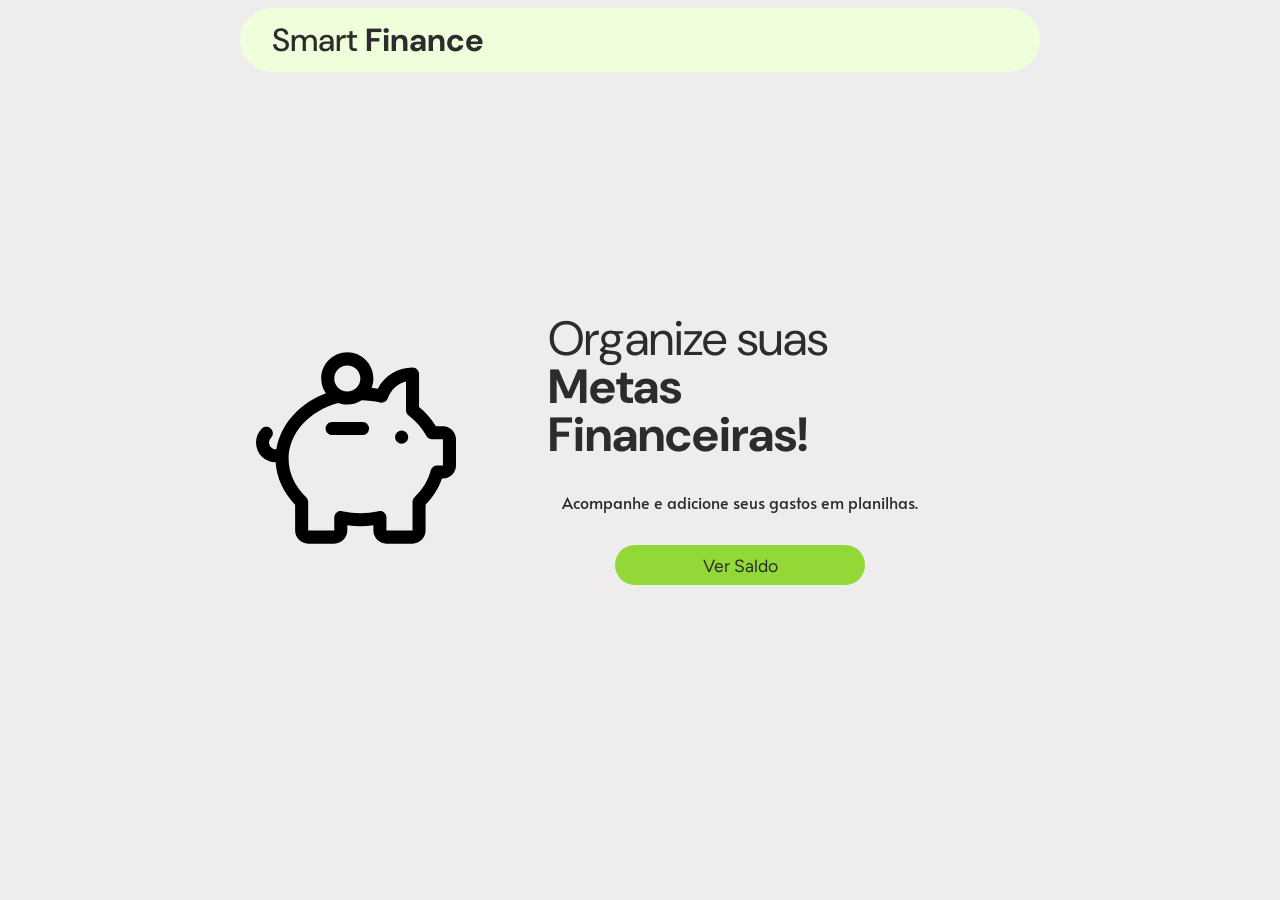
<file: main/index.html>
<!DOCTYPE html>
<html lang="pt-BR">
<head>
    <meta charset="UTF-8">
    <meta name="viewport" content="width=device-width, initial-scale=1.0">
    <link rel="icon" href="images/icon.png">
    <link
        href="https://fonts.googleapis.com/css2?family=Alata&family=DM+Sans:ital,opsz,wght@0,9..40,100..1000;1,9..40,100..1000&family=Figtree:ital,wght@0,300..900;1,300..900&display=swap"
        rel="stylesheet">
    <link rel="stylesheet" href="styles/styles.css">
    <title>Smart Finance | Home</title>
</head>
<body>
    <main>
        <div class="alinhamentoHeader">
            <header>
                <nav> 
                    <div class="divNav">  
                        <div class="divTextoH1">
                            <h1>Smart <b>Finance</b></h1>
                        </div>
                    </div>
                </nav>
            </header>
        </div>
        <section class="heroIndex">
            <div class="indexSvg">
                <svg fill="#2C2C2C;;" height="200px" width="200px" version="1.1" id="Layer_1"
                    xmlns="http://www.w3.org/2000/svg" xmlns:xlink="http://www.w3.org/1999/xlink" viewBox="0 0 512 512"
                    xml:space="preserve" stroke="#2C2C2C;">
                    <g id="SVGRepo_bgCarrier" stroke-width="0"></g>
                    <g id="SVGRepo_tracerCarrier" stroke-linecap="round" stroke-linejoin="round"></g>
                    <g id="SVGRepo_iconCarrier">
                        <g>
                            <g>
                                <path
                                    d="M478.609,200.348h-18.172c-10.979-18.157-25.648-34.874-43.046-49.037V66.783c0-9.22-7.475-16.696-16.696-16.696 c-37.778,0-71.884,21.181-88.916,53.977c-5.189-0.917-10.428-1.661-15.696-2.255c2.856-7.425,4.438-15.477,4.438-23.896 c0-36.824-29.959-66.783-66.783-66.783s-66.783,29.959-66.783,66.783c0,14.145,4.433,27.266,11.964,38.076 c-32.398,12.242-61.249,31.499-83.153,55.3c-23.769,25.829-38.614,55.771-43.699,88.049h-1.981c-4.46,0-8.652-2.015-11.805-5.169 c-3.153-3.153-4.891-7.484-4.891-11.944s1.737-8.722,4.891-11.875c6.519-6.519,6.52-17.125,0.001-23.646 c-6.52-6.521-17.091-6.539-23.612-0.019C5.21,216.146,0,228.716,0,242.096c0,13.38,5.21,26.231,14.671,35.691 c9.46,9.46,22.037,14.944,35.416,14.944h0.228c2.146,38.957,19.609,77.453,49.859,108.274v66.474 c0,18.412,14.979,33.391,33.391,33.391h66.783c18.412,0,33.391-14.979,33.391-33.391v-13.431 c11.248,1.529,22.422,2.301,33.391,2.301c10.97,0,22.143-0.771,33.391-2.301v13.431c0,18.412,14.979,33.391,33.391,33.391h66.783 c18.412,0,33.391-14.979,33.391-33.391v-66.473c19.429-19.788,33.713-42.682,41.903-67.092h2.619 c18.412,0,33.391-14.979,33.391-33.391v-66.783C512,215.327,497.021,200.348,478.609,200.348z M233.739,44.522 c18.412,0,33.391,14.979,33.391,33.391c0,18.412-14.979,33.391-33.391,33.391s-33.391-14.979-33.391-33.391 C200.348,59.501,215.327,44.522,233.739,44.522z M478.609,300.522h-15.153c-7.699,0-14.399,5.264-16.221,12.744 c-6.111,25.088-20.399,48.813-41.318,68.611c-3.331,3.153-5.219,7.539-5.219,12.127v73.474h-66.783v-33.3 c0-5.044-2.281-9.817-6.204-12.987c-3.922-3.17-9.068-4.395-14.001-3.335c-15.743,3.384-31.413,5.1-46.579,5.1 c-15.164,0-30.835-1.716-46.578-5.101c-4.93-1.06-10.078,0.166-14.001,3.336c-3.923,3.17-6.204,7.944-6.204,12.987v33.3h-66.783 v-73.475c0-4.588-1.888-8.973-5.219-12.127c-28.935-27.38-44.868-62.201-44.868-98.05c0-65.076,52.197-123.292,127.58-143.102 c7.085,2.566,14.721,3.971,22.68,3.971c13.587,0,26.233-4.088,36.791-11.086c16.078,0.247,32.018,2.174,47.357,5.79 c8.361,1.97,16.837-2.715,19.623-10.83c7.4-21.559,25.108-37.463,46.491-42.977v73.863c0,5.265,2.483,10.222,6.702,13.373 c19.31,14.431,34.944,32.402,45.212,51.971c2.884,5.496,8.577,8.938,14.783,8.938h27.912V300.522z">
                                </path>
                            </g>
                        </g>
                        <g>
                            <g>
                                <path
                                    d="M272.696,189.217h-77.913c-9.22,0-16.696,7.475-16.696,16.696c0,9.22,7.475,16.696,16.696,16.696h77.913 c9.22,0,16.696-7.475,16.696-16.696C289.391,196.693,281.916,189.217,272.696,189.217z">
                                </path>
                            </g>
                        </g>
                        <g>
                            <g>
                                <circle cx="372.87" cy="228.174" r="16.696"></circle>
                            </g>
                        </g>
                    </g>
                </svg>
            </div>
            <div class="divHeroIndex">
                <h2>Organize suas <br> <b> Metas Financeiras!</b></h2>
                <p>Acompanhe e adicione seus gastos em planilhas.</p>
                <div class="botoes">
                    <div class="divButtonHero">
                        <button class="verSaldo"><a href="meuSaldo.html">Ver Saldo</a></button>
                    </div>
                </div>
            </div>
        </section>
    </main>
</body>
</html>
</file>
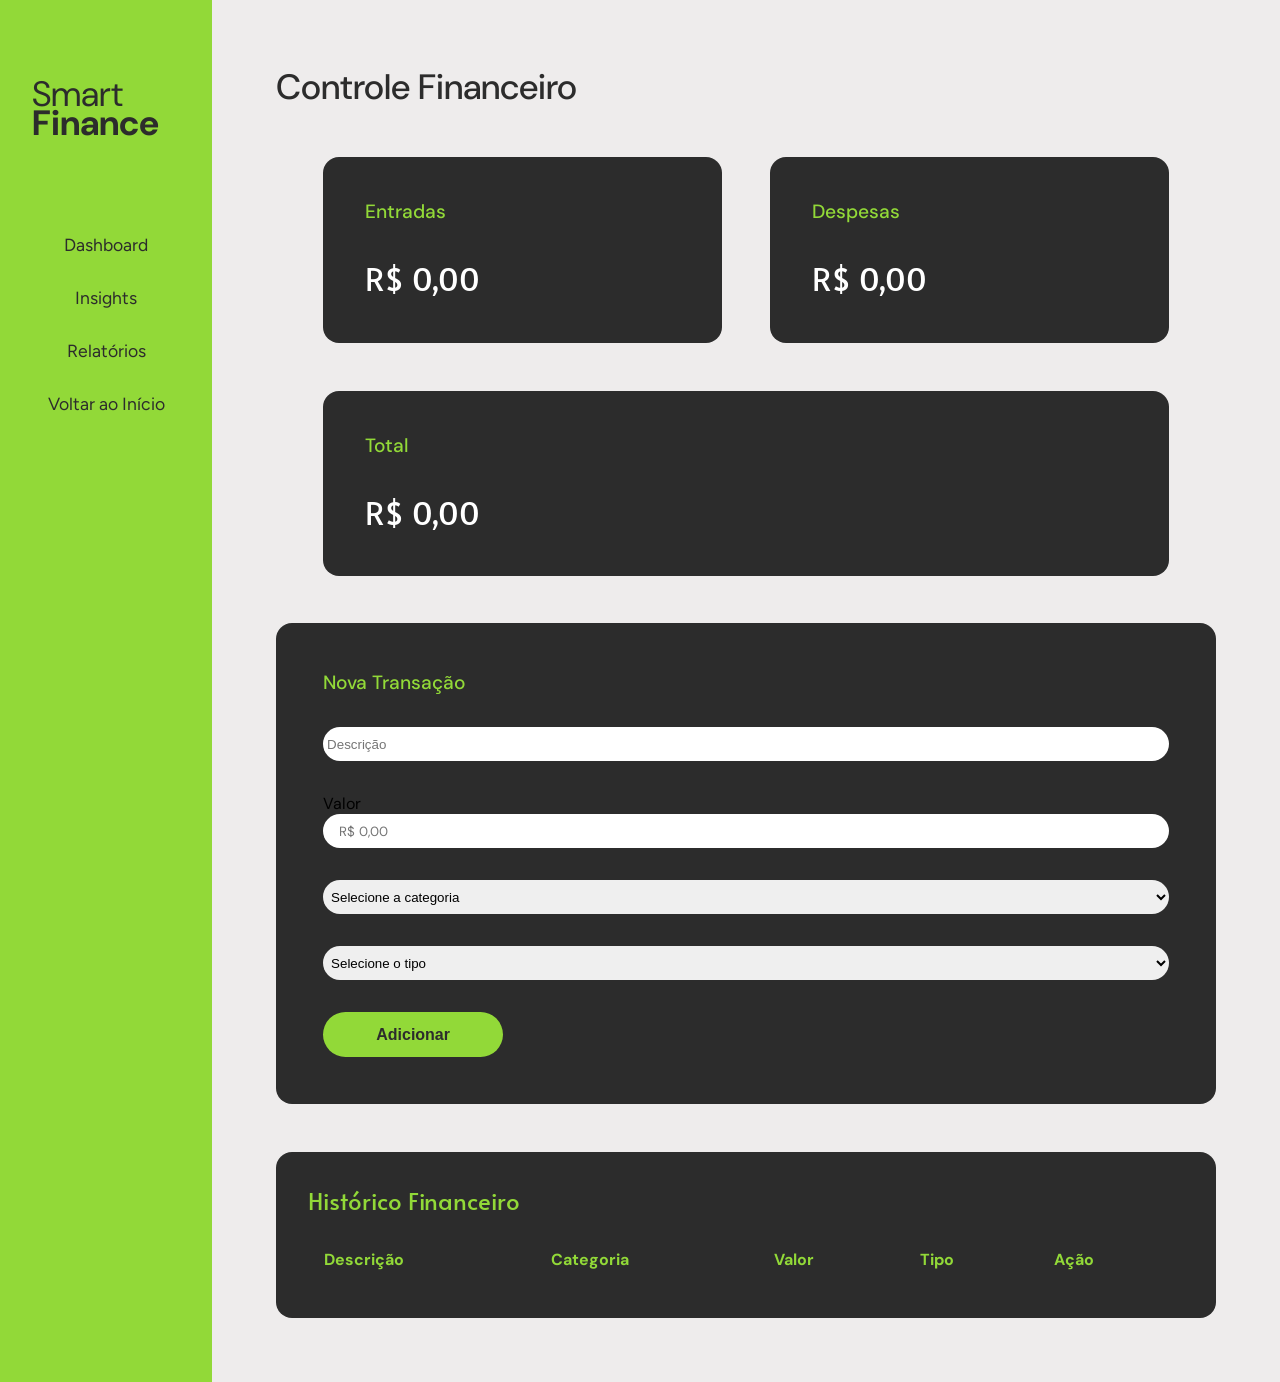
<file: main/meuSaldo.html>
<!DOCTYPE html>
<html lang="pt-br">
<head>
    <meta charset="UTF-8">
    <meta name="viewport" content="width=device-width, initial-scale=1.0">
    <link rel="icon" href="images/icon.png">
    <link
        href="https://fonts.googleapis.com/css2?family=Alata&family=DM+Sans:ital,opsz,wght@0,9..40,100..1000;1,9..40,100..1000&family=Figtree:ital,wght@0,300..900;1,300..900&display=swap"
        rel="stylesheet">
    <title>
        Smart Finance | Dashboard
    </title>
    <link rel="stylesheet" href="./styles/styles.css">
</head>
<body>
    <div class="hero">
        <!-- SIDEBAR -->
        <aside class="container">
            <div class="logo">
                Smart <b>
                    Finance </b>
            </div>
            <p id="menuDashboard">
                Dashboard
            </p>
            <p id="menuInsights">
                Insights
            </p>
            <p id="menuRelatorios">
                Relatórios
            </p>
            <p><a href="index.html">Voltar ao Início</a></p>
        </aside>
        <!-- CONTEÚDO -->
        <main class="aside">
            <!-- DASHBOARD -->
            <section id="areaDashboard">
                <!-- TOPO -->
                <div class="topbar">
                    <h1>
                        Controle Financeiro
                    </h1>
                </div>
                <!-- CARDS -->
                <div class="dashboardCards">
                    <div class="cardInfos">
                        <h2>
                            Entradas
                        </h2>
                        <p class="incomes">
                            R$ 0.00
                        </p>
                    </div>
                    <div class="cardInfos">
                        <h2>
                            Despesas
                        </h2>
                        <p class="expenses">
                            R$ 0.00
                        </p>
                    </div>
                    <div class="cardInfos">
                        <h2>
                            Total
                        </h2>
                        <p class="total">
                            R$ 0.00
                        </p>
                    </div>
                </div>
                <!-- FORMULÁRIO -->
                <div class="cardInfos formCard">
                    <h2>
                        Nova Transação
                    </h2>
                    <input type="text" id="desc" placeholder="Descrição">
                    <div class="inputMoney">
                        <span>Valor</span>
                                <input
                                    type="text"
                                    id="amount"
                                    placeholder="R$ 0,00"
                                    maxlength="14"
                                >
                    </div>
                        <select id="category">

                        <option value="">
                            Selecione a categoria
                        </option>

                        <option value="Alimentação">
                            Alimentação
                        </option>

                        <option value="Transporte">
                            Transporte
                        </option>

                        <option value="Moradia">
                            Moradia
                        </option>

                        <option value="Lazer">
                            Lazer
                        </option>

                        <option value="Saúde">
                            Saúde
                        </option>

                        <option value="Salário">
                            Salário
                        </option>

                        <option value="Outros">
                            Outros
                        </option>
                    </select>
                    <select id="type">
                        <option>Selecione o tipo</option>
                        <option>Entrada</option>
                        <option>Saída</option>
                    </select>
                    <button id="btnNew" class="button">
                        Adicionar
                    </button>
                </div>
                <!-- TABELA -->
                <div class="tabela">
                    <h2>
                        Histórico Financeiro
                    </h2>
                    <table>
                        <thead>
                            <tr>
                                <th>Descrição</th>
                                <th>Categoria</th>
                                <th>Valor</th>
                                <th>Tipo</th>
                                <th>Ação</th>
                            </tr>
                        </thead>
                        <tbody>
                        </tbody>
                    </table>
                </div>
            </section>
            <!-- INSIGHTS -->
            <section id="areaInsights" style="display: none;">
                <div class="insights">
                    <h2>
                        Insights Inteligentes
                    </h2>
                    <div id="insights">
                        <p>
                            Seus insights aparecerão aqui.
                        </p>
                    </div>
                </div>
            </section>
            <!-- RELATÓRIOS -->
            <section id="areaRelatorios" style="display: none;">
                <div class="graficos">
                    <h2>
                        Relatórios Financeiros
                    </h2>
                </div>
            </section>
        </main>
    </div>
    <script type="module" src="./js/dashboard.js">
    </script>
</body>
</html>
</file>
<file: main/styles/styles.css>
* {
    margin: 0;
    padding: 0;
    box-sizing: border-box;
}
.heroIndex {
    height: 100vh;
    width: 100%;
    background-color: #eeecec;
    padding: 20%;
    align-items: center;
    justify-content: center;
    display: flex;
    flex-direction: row;
}
header {
    width: 800px;
    height: 54px;
    background-color: #efffdb;
    border-radius: 4rem;
    position: fixed;
    display: flex;
    padding: 2rem;
    margin-top: 5rem;
    align-items: center;
    gap: 2rem;
}
.alinhamentoHeader {
    width: 100%;
    display: flex;
    align-items: center;
    justify-content: center;
}
.divNav {
    display: flex;
    align-items: center;
    justify-content: space-between;
    flex-direction: row;
    width: 100%;
}
nav {
    display: flex;
    align-items: center;
    justify-content: space-between;
    width: 100%;
}
.divTextoH1 h1 {
    font-family: "DM Sans", sans-serif;
    color: #2C2C2C;
    font-size: 2rem;
    font-weight: 500;
}
.divHeroIndex h2 {
    font-family: "DM Sans", sans-serif;
    color: #2C2C2C;
    font-size: 3rem;
    font-weight: normal;
    line-height: 3rem;
}
.divHeroIndex {
    width: 100%;
    height: 100%;
    padding: 12%;
    display: flex;
    flex-direction: column;
    align-items: flex-start;
    justify-content: center;
    gap: 2rem;
}
.divButtonHero button {
    height: 40px;
    width: 250px;
    border-radius: 4rem;
    font-size: 0.95rem;
    padding: 2%;
    background-color: #92D938;
    border-style: none;
    color: #2C2C2C;
    cursor: pointer;
    transition: 0.3s;
    display: flex;
    align-items: center;
    justify-content: center;
}
button:hover {
    background-color: #a2ec40;
    transform: translateY(-5px);
}
.verSaldo,
.verPerfil {
    font-family: "Alata", sans-serif;
    font-weight: 400;
}
.cardTexto p {
    font-family: "Alata", sans-serif;
    font-weight: 300;
    color: #cecece;
}
.divHeroIndex p {
    font-family: "Alata", sans-serif;
    font-weight: 400;
    color: #2C2C2C;
}
.divButtonHeroPerfil button {
    height: 40px;
    width: 250px;
    border-radius: 4rem;
    font-size: 0.95rem;
    padding: 2%;
    background-color: #2C2C2C;
    border-style: none;
    color: #cecece;
    cursor: pointer;
    transition: 0.3s;
    display: flex;
    align-items: center;
    justify-content: center;
}
.divButtonHeroPerfil button:hover {
    background-color: #474747;
}
.botoes {
    display: flex;
    flex-direction: row;
    align-items: center;
    justify-content: center;
}
.svgButton svg {
    height: 20px;
    margin-top: 3px;
}
.icon button {
    border-radius: 80%;
    height: 20px;
    width: 20px;
    background-color: #92D938;
}
header button {
    height: 40px;
    width: 40px;
    background-color: #92D938;
    border-radius: 100%;
    border-style: none;
}
header button svg {
    height: 20px;
    width: auto;
    padding: 8%;
}
.divHeroIndex {
    display: flex;
    align-items: center;
    justify-content: center;
}
body {
    background-color: #1E1E1E;
    font-family: "DM Sans", sans-serif;
}
/* LAYOUT PRINCIPAL */
.hero {
    width: 100%;
    min-height: 100vh;
    background-color: #eeecec;
    display: flex;
}
/* SIDEBAR */
.container {
    width: 260px;
    min-height: 100vh;
    background-color: #92D938;
    display: flex;
    flex-direction: column;
    align-items: center;
    padding-top: 3rem;
    gap: 2rem;
}
.logo {
    margin-bottom: 2rem;
    color: #2C2C2C;
    font-size: 2.2rem;
    font-weight: normal;
    font-family: "DM Sans", sans-serif;
}
/* MENU */
.container p, a {
    font-size: 1.1rem;
    color: #2C2C2C;
    font-family: "Figtree", Arial, Helvetica, sans-serif;
    cursor: pointer;
    transition: 0.3s;
}
.container p:hover {
    transform: translateX(5px);
}
/* DASHBOARD */
.aside {
    width: 100%;
    padding: 5%;
    display: flex;
    flex-direction: column;
    gap: 3rem;
}
/* HEADER */
.topbar {
    display: flex;
    justify-content: space-between;
    align-items: center;
}
.topbar h1 {
    color: #2C2C2C;
    font-size: 2.2rem;
    font-weight: normal;
    font-weight: 500;
    font-family: "DM Sans", sans-serif;
}
/* CARDS */
.dashboardCards {
    display: flex;
    flex-wrap: wrap;
    padding: 5%;
    gap: 3rem;
}
.cardInfos {
    background-color: #2C2C2C;
    border-radius: 1rem;
    padding: 5%;
    min-width: 250px;
    flex: 1;
    min-height: 180px;
    display: flex;
    flex-direction: column;
    justify-content: center;
    gap: 2rem;
    transition: 0.3s;
}
.cardInfos:hover {
    transform: translateY(-5px);
}
.cardInfos h2 {
    color: #92D938;
    font-size: 1.2rem;
    font-family: "DM Sans", sans-serif;
    font-weight: 500;
}
.cardInfos p {
    color: white;
    font-size: 2rem;
    font-weight: bold;
    font-family: "Alata", sans-serif;
    font-weight: 200;
}
/* GRAFICOS */
.graficos {
    background-color: #2C2C2C;
    border-radius: 1rem;
    padding: 5%;
    min-height: 350px;
    display: flex;
    align-items: center;
    justify-content: center;
}
.graficos h2 {
    color: white;
    font-weight: 500;
}
/* INSIGHTS */
.insights {
    background-color: #2C2C2C;
    border-radius: 1rem;
    padding: 2rem;
    display: flex;
    flex-direction: column;
    gap: 1rem;
}
.insights h2 {
    color: #92D938;
    font-size: 1.5rem;
    font-family: "Figtree", Arial, Helvetica, sans-serif;
    font-weight: 500;
    line-height: 2rem;
    font-size: 1.5rem;
}
.insights p {
    background-color: #3A3A3A;
    font-family: "Figtree", Arial, Helvetica, sans-serif;
    font-weight: 700;
    font-weight: 200;
    line-height: 2rem;
    color: white;
    padding: 1rem;
    border-radius: 0.5rem;
    font-size: 1rem;
    line-height: 1.5rem;
}
/* TABELA */
.tabela {
    background-color: #2C2C2C;
    border-radius: 1rem;
    padding: 2rem;
    margin-top: 3rem;
}
.tabela h2 {
    color: #92D938;
    font-family: "Alata", Arial, Helvetica, sans-serif;
    font-weight: 200;
    margin-bottom: 1rem;
}
table {
    width: 100%;
    border-collapse: collapse;
}
th {
    color: #92D938;
    text-align: left;
    padding: 1rem;
}
td {
    color: white;
    padding: 1rem;
    border-top: 1px solid #3A3A3A;
}
/* BOTÕES */
.button {
    width: 180px;
    height: 45px;
    border: none;
    border-radius: 2rem;
    background-color: #92D938;
    color: #2C2C2C;
    font-size: 1rem;
    font-weight: bold;
    cursor: pointer;
    transition: 0.3s;
}
.button:hover {
    background-color: #7fad43;
}
.logo {
    padding: 2rem;
    line-height: 1.8rem;
}
/* RESPONSIVIDADE */
@media(max-width: 900px) {
    .hero {
        flex-direction: column;
    }
    .container {
        width: 100%;
        min-height: auto;
        flex-direction: row;
        justify-content: center;
        flex-wrap: wrap;
        padding: 1rem;
    }
    .aside {
        padding: 2rem;
    }
    .dashboardCards {
        flex-direction: column;
    }
}
a {
    text-decoration: none;
    color: inherit;
}
input {
    height: 34px;
    width: 100%;
    border-radius: 4rem;
    padding: 4px;
    border-style: none;
}
select {
    height: 34px;
    width: 100%;
    border-radius: 4rem;
    padding: 4px;
    border-style: none;}
#amount {
    padding-left: 16px;
    font-family: "DM Sans", sans-serif;
}
</file>
